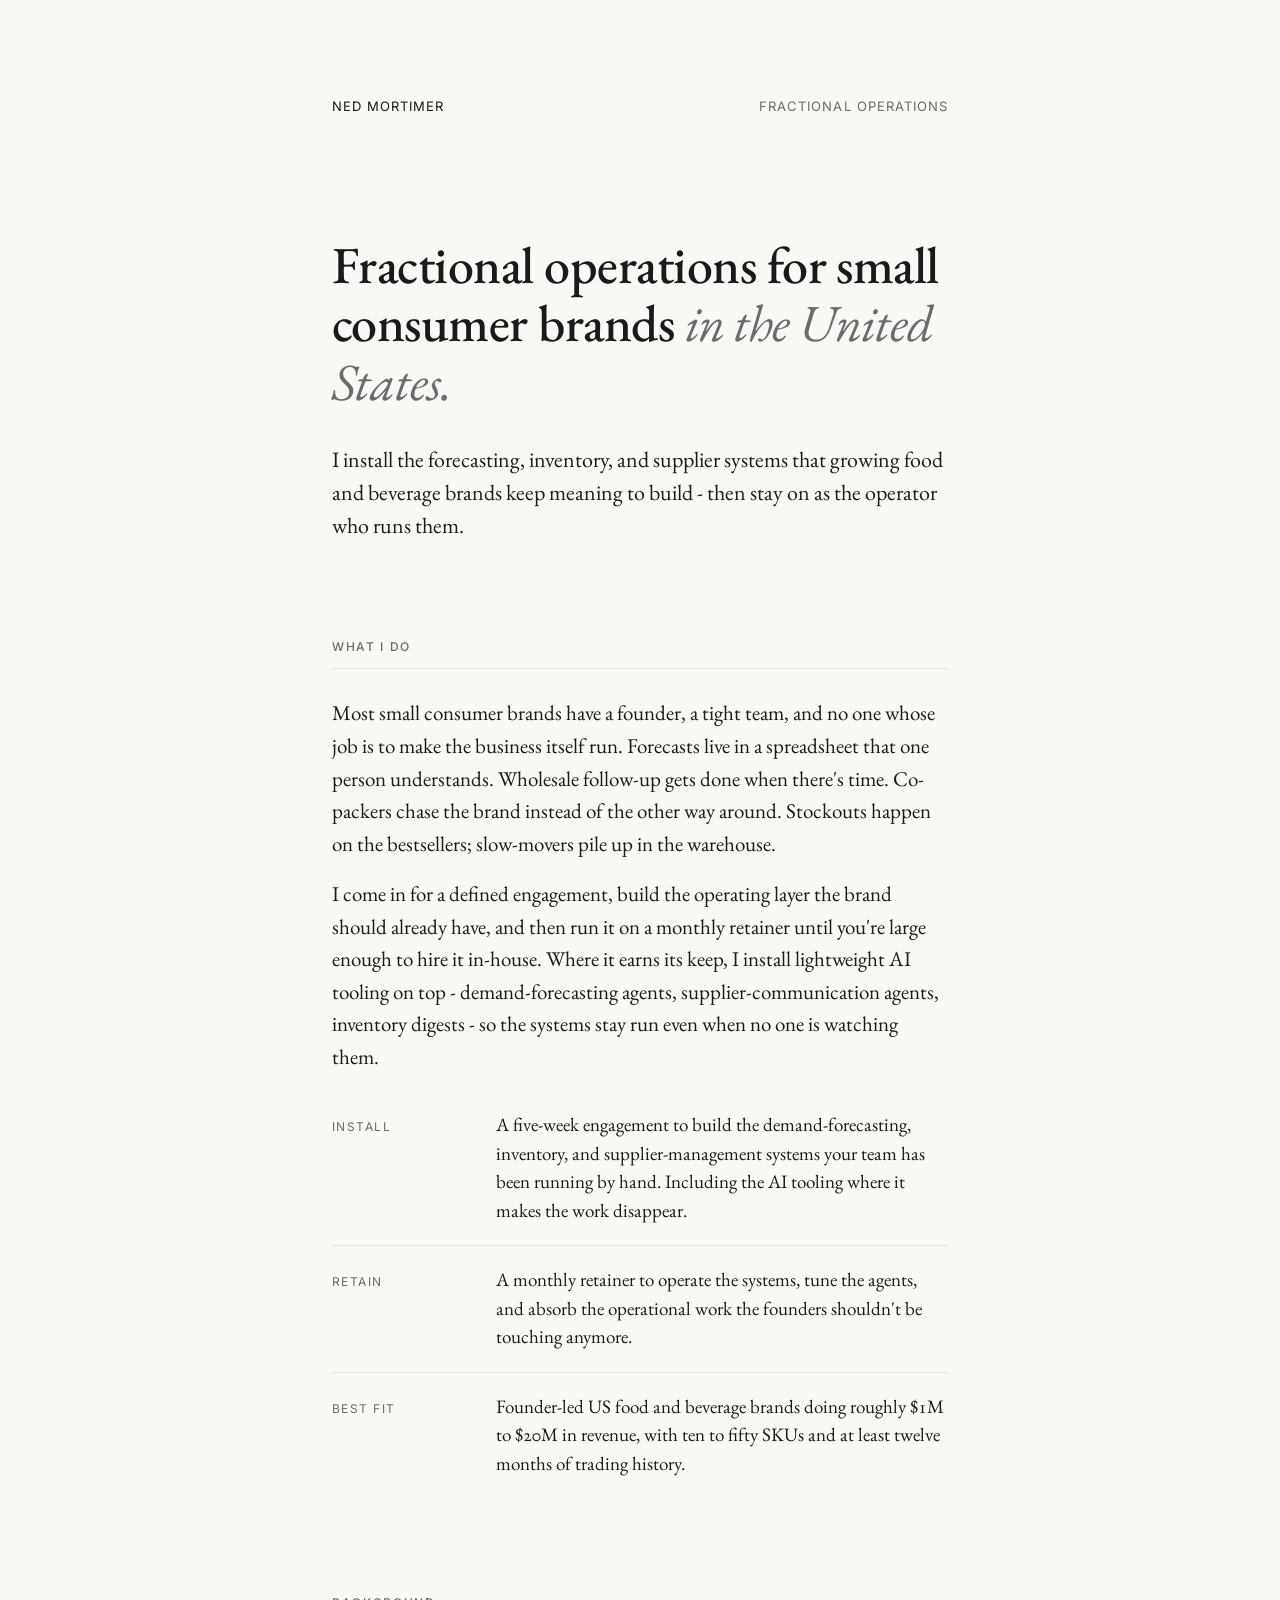
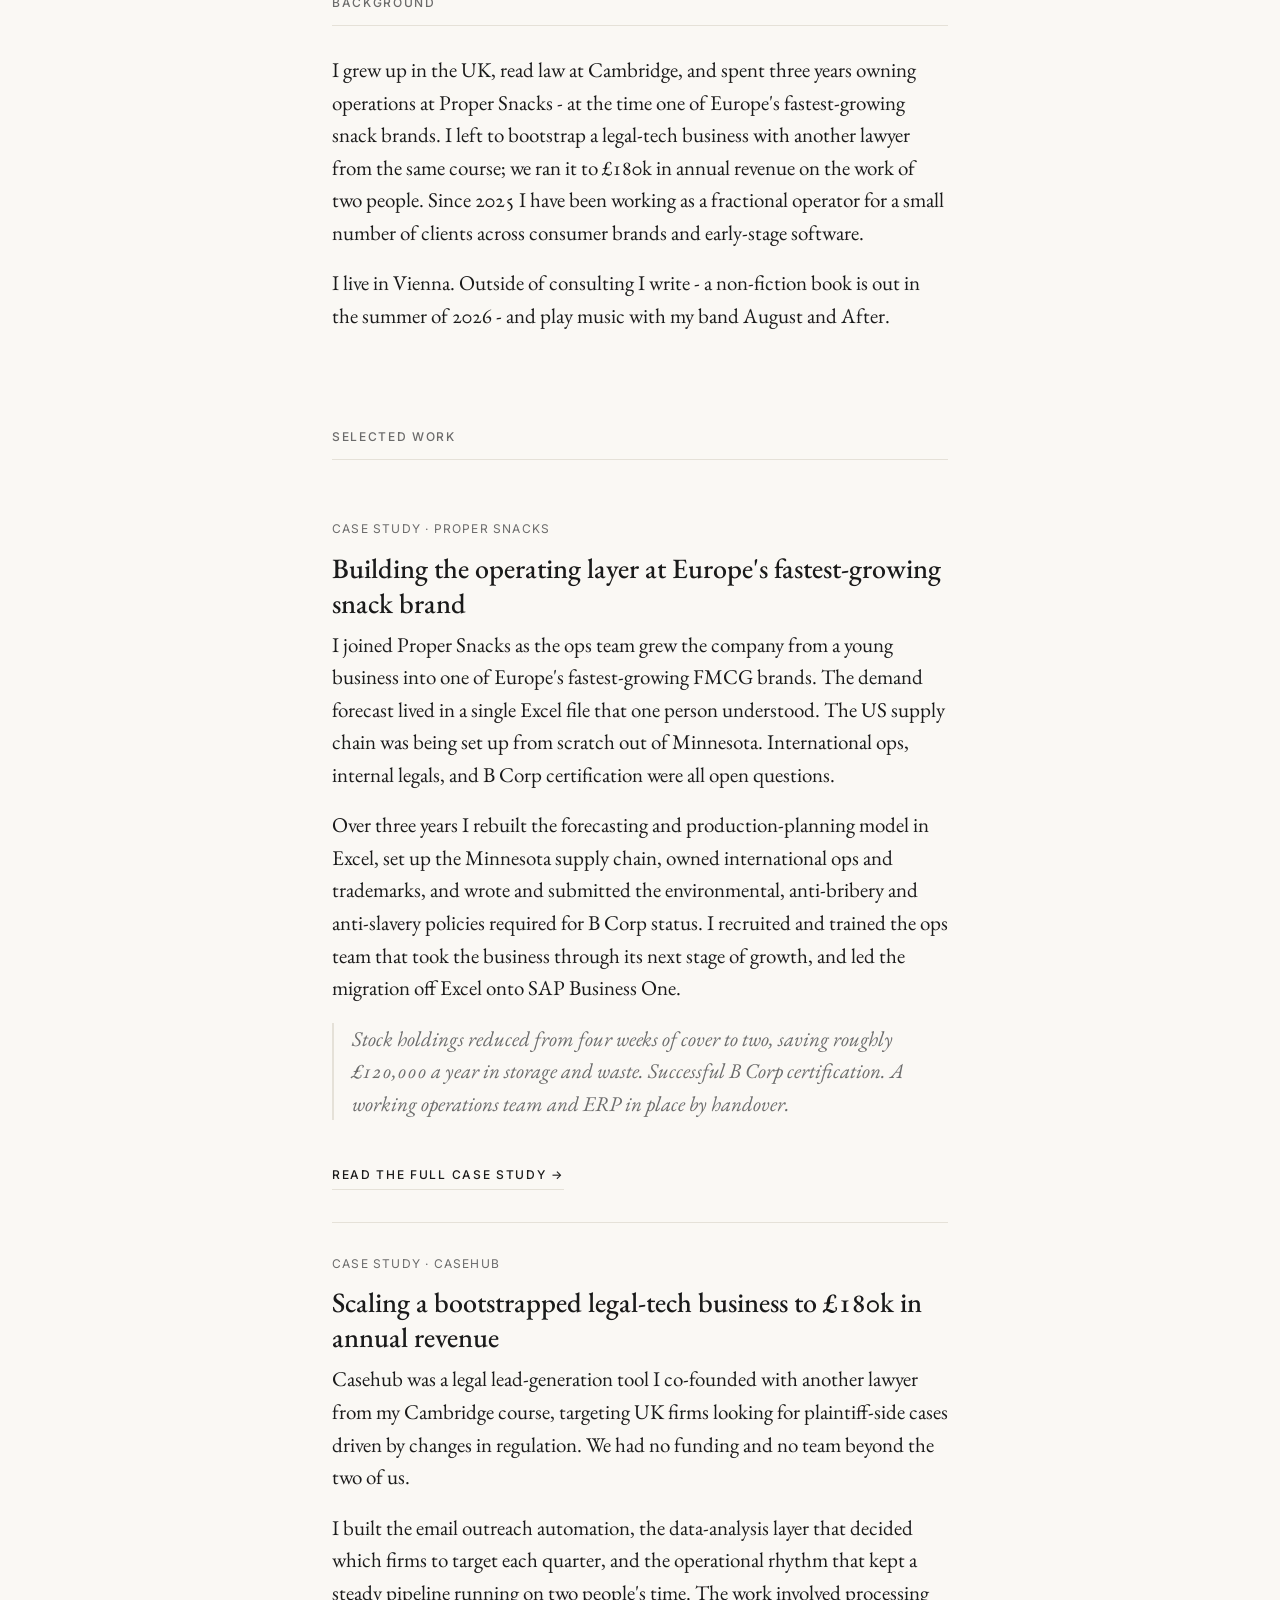
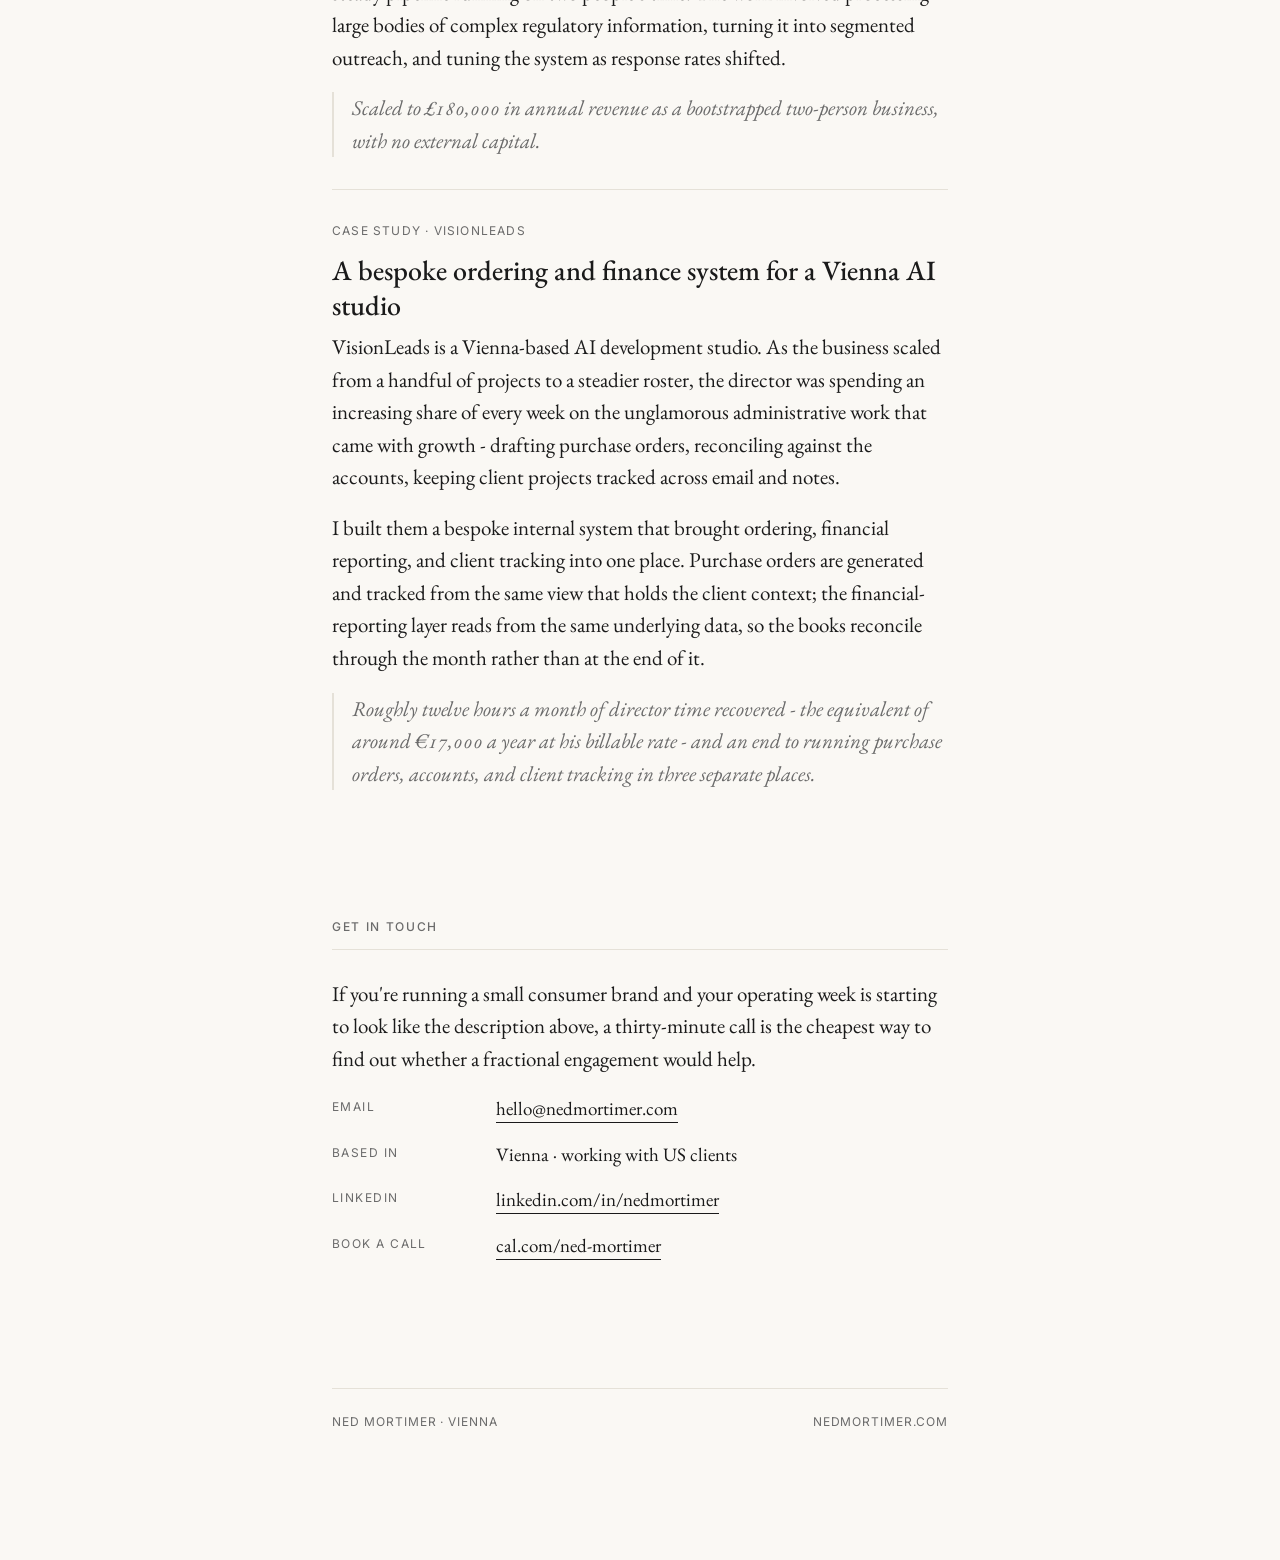
<file: index.html>
<!doctype html>
<html lang="en">
<head>
<meta charset="utf-8">
<meta name="viewport" content="width=device-width, initial-scale=1">
<title>Ned Mortimer - Fractional Ops for Small Consumer Brands</title>
<meta name="description" content="Fractional operations for emerging US food and beverage brands. Forecasting, inventory, and supplier systems - installed in five weeks and run on retainer. Previously ran ops at Proper Snacks.">
<link rel="preconnect" href="https://fonts.googleapis.com">
<link rel="preconnect" href="https://fonts.gstatic.com" crossorigin>
<link href="https://fonts.googleapis.com/css2?family=EB+Garamond:ital,wght@0,400;0,500;1,400&family=Inter:wght@400;500&display=swap" rel="stylesheet">
<link rel="stylesheet" href="styles.css">
</head>
<body>
<div class="wrap">

  <header class="masthead">
    <span class="name">Ned Mortimer</span>
    <span>Fractional Operations</span>
  </header>

  <h1>Fractional operations for small consumer brands <em>in the United States.</em></h1>

  <p class="lede">I install the forecasting, inventory, and supplier systems that growing food and beverage brands keep meaning to build - then stay on as the operator who runs them.</p>

  <section>
    <h2>What I do</h2>
    <p>Most small consumer brands have a founder, a tight team, and no one whose job is to make the business itself run. Forecasts live in a spreadsheet that one person understands. Wholesale follow-up gets done when there's time. Co-packers chase the brand instead of the other way around. Stockouts happen on the bestsellers; slow-movers pile up in the warehouse.</p>
    <p>I come in for a defined engagement, build the operating layer the brand should already have, and then run it on a monthly retainer until you're large enough to hire it in-house. Where it earns its keep, I install lightweight AI tooling on top - demand-forecasting agents, supplier-communication agents, inventory digests - so the systems stay run even when no one is watching them.</p>

    <ul class="offer">
      <li>
        <span class="label">Install</span>
        <span class="body">A five-week engagement to build the demand-forecasting, inventory, and supplier-management systems your team has been running by hand. Including the AI tooling where it makes the work disappear.</span>
      </li>
      <li>
        <span class="label">Retain</span>
        <span class="body">A monthly retainer to operate the systems, tune the agents, and absorb the operational work the founders shouldn't be touching anymore.</span>
      </li>
      <li>
        <span class="label">Best fit</span>
        <span class="body">Founder-led US food and beverage brands doing roughly $1M to $20M in revenue, with ten to fifty SKUs and at least twelve months of trading history.</span>
      </li>
    </ul>
  </section>

  <section>
    <h2>Background</h2>
    <p>I grew up in the UK, read law at Cambridge, and spent three years owning operations at Proper Snacks - at the time one of Europe's fastest-growing snack brands. I left to bootstrap a legal-tech business with another lawyer from the same course; we ran it to £180k in annual revenue on the work of two people. Since 2025 I have been working as a fractional operator for a small number of clients across consumer brands and early-stage software.</p>
    <p>I live in Vienna. Outside of consulting I write - a non-fiction book is out in the summer of 2026 - and play music with my band August and After.</p>
  </section>

  <section>
    <h2>Selected work</h2>

    <div class="case">
      <div class="meta">Case study &middot; Proper Snacks</div>
      <h3>Building the operating layer at Europe's fastest-growing snack brand</h3>
      <p>I joined Proper Snacks as the ops team grew the company from a young business into one of Europe's fastest-growing FMCG brands. The demand forecast lived in a single Excel file that one person understood. The US supply chain was being set up from scratch out of Minnesota. International ops, internal legals, and B Corp certification were all open questions.</p>
      <p>Over three years I rebuilt the forecasting and production-planning model in Excel, set up the Minnesota supply chain, owned international ops and trademarks, and wrote and submitted the environmental, anti-bribery and anti-slavery policies required for B Corp status. I recruited and trained the ops team that took the business through its next stage of growth, and led the migration off Excel onto SAP Business One.</p>
      <p class="result">Stock holdings reduced from four weeks of cover to two, saving roughly £120,000 a year in storage and waste. Successful B Corp certification. A working operations team and ERP in place by handover.</p>
      <a href="proper-snacks.html" class="more">Read the full case study &rarr;</a>
    </div>

    <div class="case">
      <div class="meta">Case study &middot; Casehub</div>
      <h3>Scaling a bootstrapped legal-tech business to £180k in annual revenue</h3>
      <p>Casehub was a legal lead-generation tool I co-founded with another lawyer from my Cambridge course, targeting UK firms looking for plaintiff-side cases driven by changes in regulation. We had no funding and no team beyond the two of us.</p>
      <p>I built the email outreach automation, the data-analysis layer that decided which firms to target each quarter, and the operational rhythm that kept a steady pipeline running on two people's time. The work involved processing large bodies of complex regulatory information, turning it into segmented outreach, and tuning the system as response rates shifted.</p>
      <p class="result">Scaled to £180,000 in annual revenue as a bootstrapped two-person business, with no external capital.</p>
    </div>

    <div class="case">
      <div class="meta">Case study &middot; VisionLeads</div>
      <h3>A bespoke ordering and finance system for a Vienna AI studio</h3>
      <p>VisionLeads is a Vienna-based AI development studio. As the business scaled from a handful of projects to a steadier roster, the director was spending an increasing share of every week on the unglamorous administrative work that came with growth - drafting purchase orders, reconciling against the accounts, keeping client projects tracked across email and notes.</p>
      <p>I built them a bespoke internal system that brought ordering, financial reporting, and client tracking into one place. Purchase orders are generated and tracked from the same view that holds the client context; the financial-reporting layer reads from the same underlying data, so the books reconcile through the month rather than at the end of it.</p>
      <p class="result">Roughly twelve hours a month of director time recovered - the equivalent of around €17,000 a year at his billable rate - and an end to running purchase orders, accounts, and client tracking in three separate places.</p>
    </div>
  </section>

  <section class="contact">
    <h2>Get in touch</h2>
    <p>If you're running a small consumer brand and your operating week is starting to look like the description above, a thirty-minute call is the cheapest way to find out whether a fractional engagement would help.</p>
    <dl class="contact-grid">
      <dt>Email</dt>
      <dd><a href="mailto:hello@nedmortimer.com">hello@nedmortimer.com</a></dd>
      <dt>Based in</dt>
      <dd>Vienna &middot; working with US clients</dd>
      <dt>LinkedIn</dt>
      <dd><a href="https://www.linkedin.com/in/nedmortimer/">linkedin.com/in/nedmortimer</a></dd>
      <dt>Book a call</dt>
      <dd><a href="https://cal.com/ned-mortimer">cal.com/ned-mortimer</a></dd>
    </dl>
  </section>

  <footer>
    <span>Ned Mortimer &middot; Vienna</span>
    <span>nedmortimer.com</span>
  </footer>

</div>
</body>
</html>
</file>
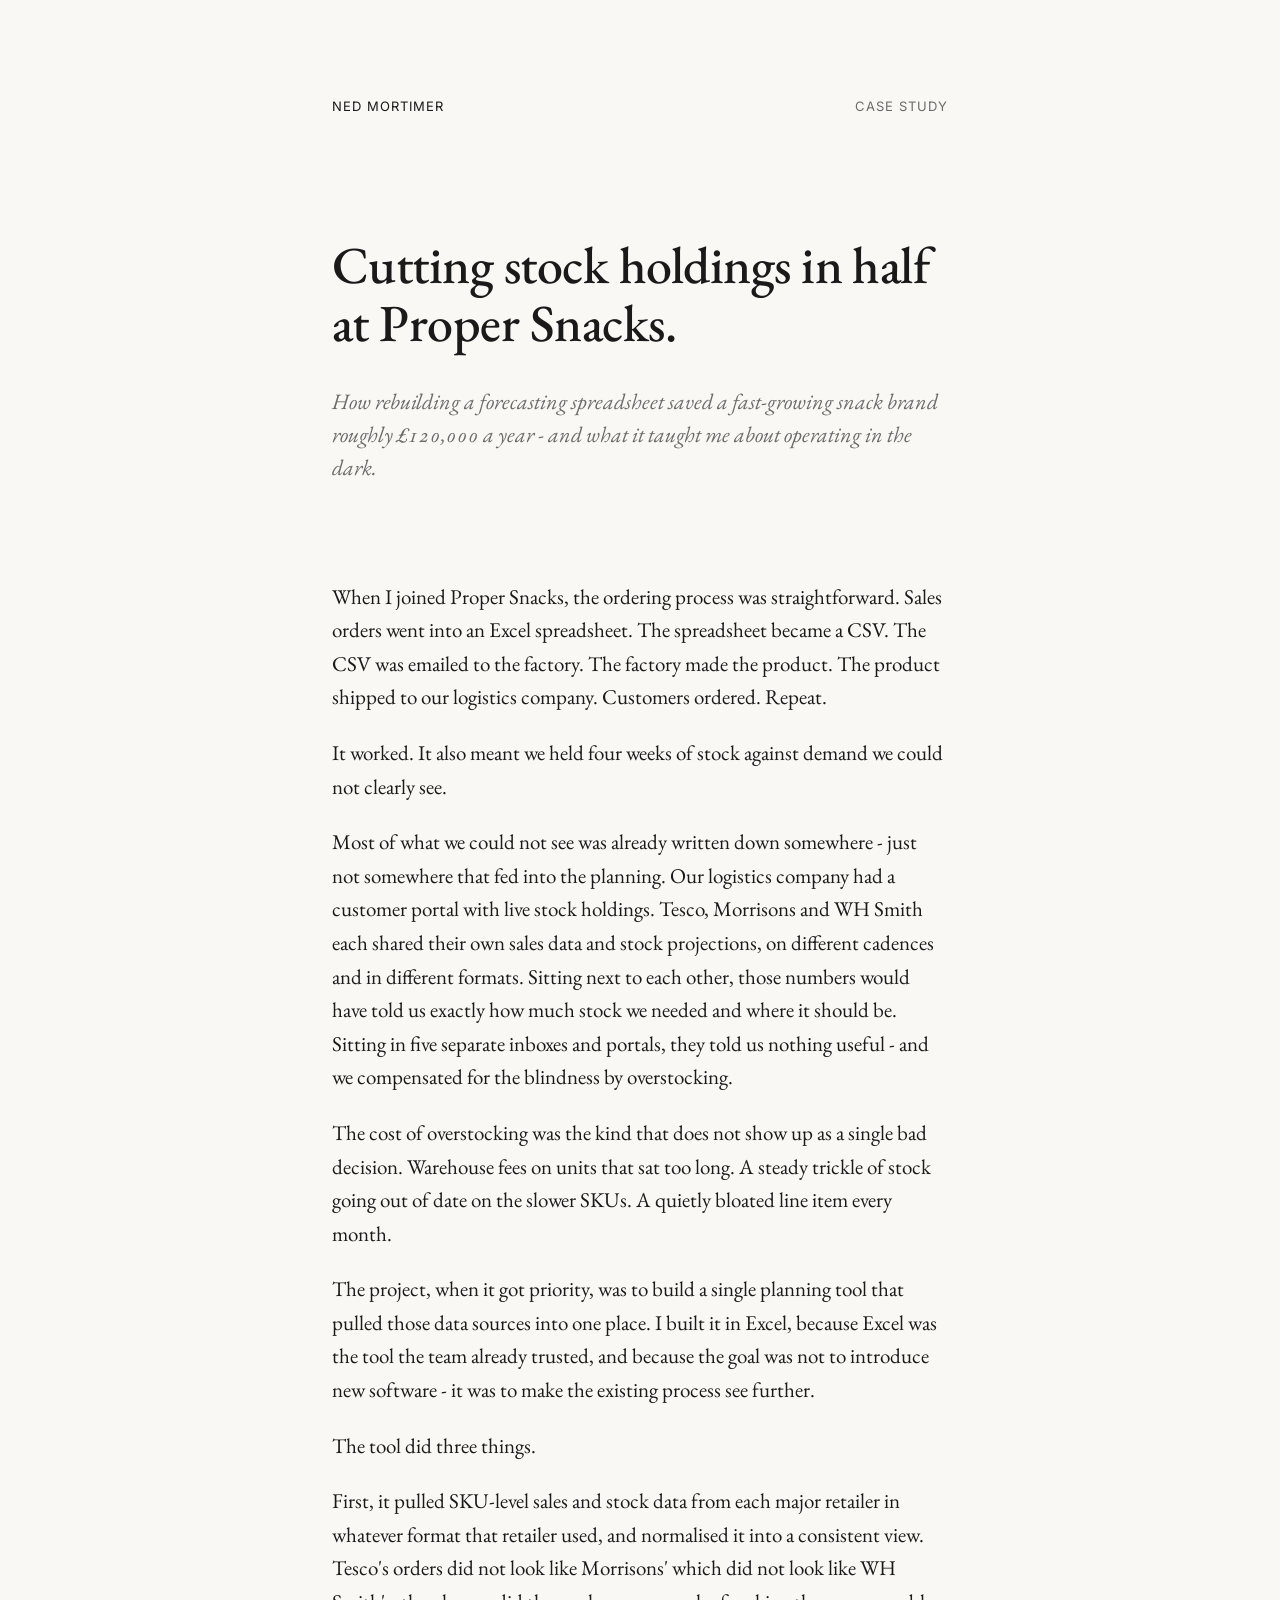
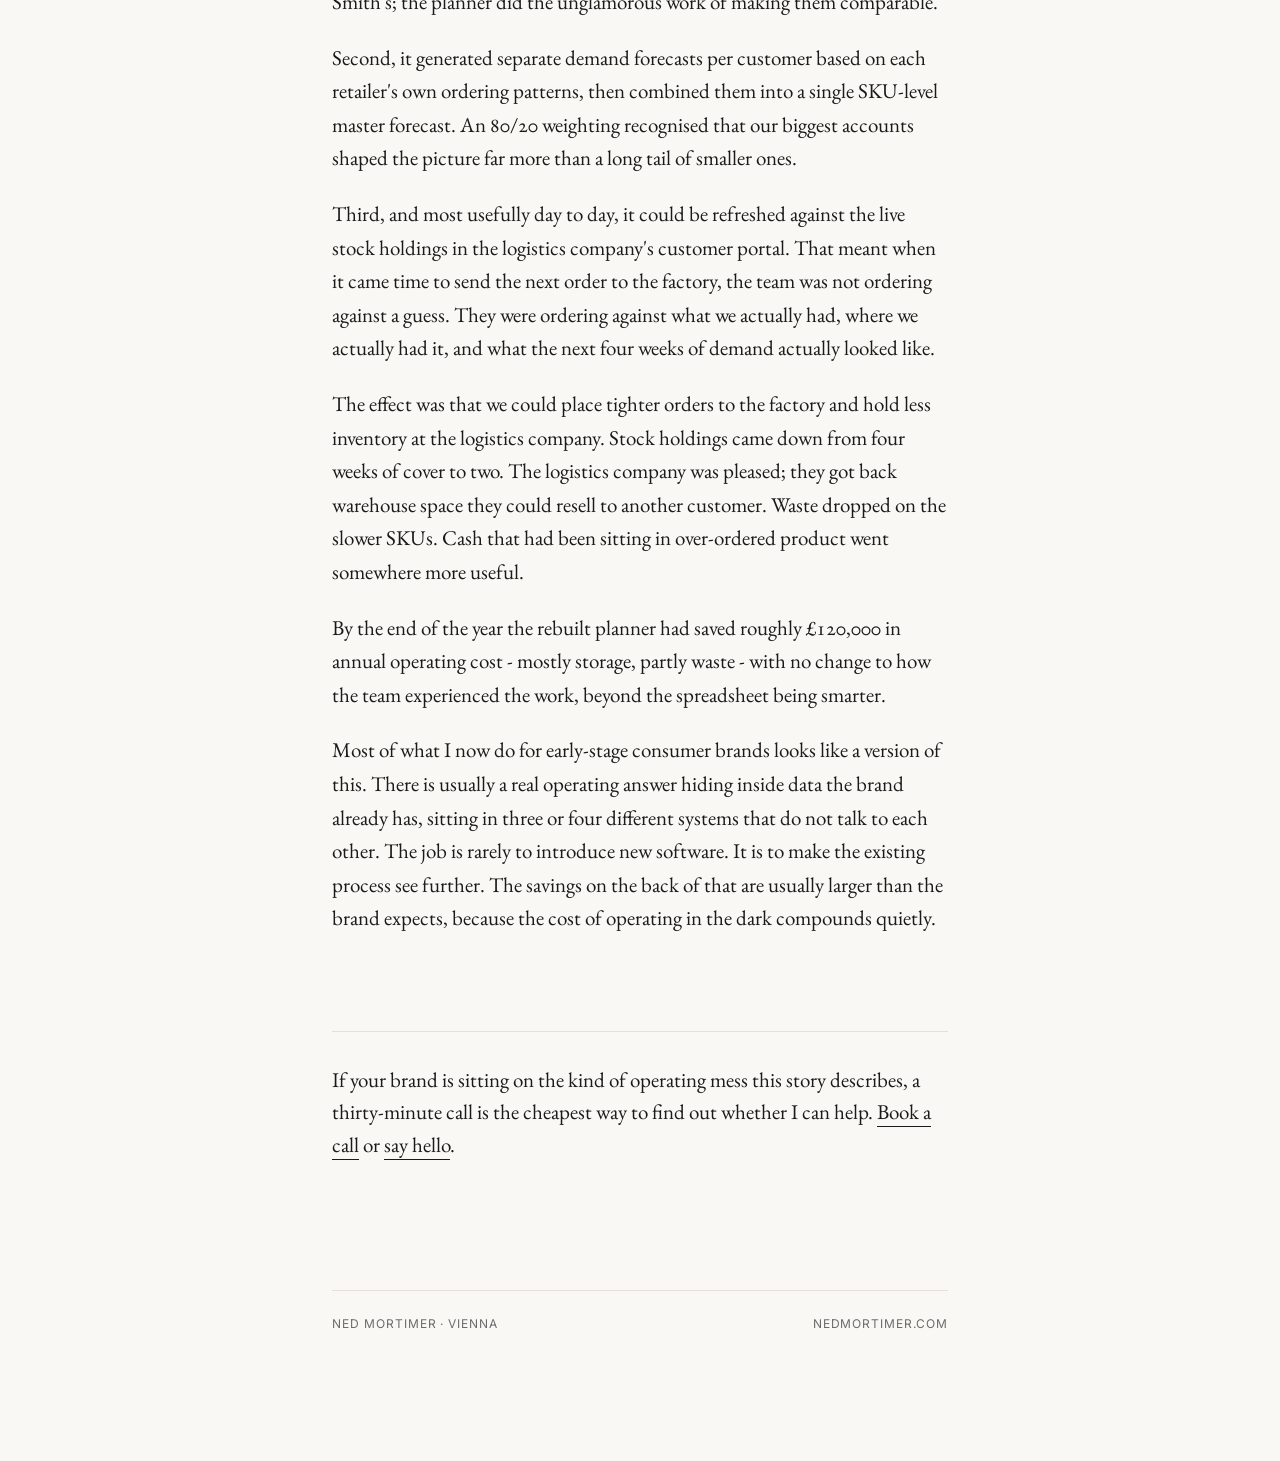
<file: proper-snacks.html>
<!doctype html>
<html lang="en">
<head>
<meta charset="utf-8">
<meta name="viewport" content="width=device-width, initial-scale=1">
<title>Cutting stock holdings in half at Proper Snacks - Ned Mortimer</title>
<meta name="description" content="How rebuilding a forecasting spreadsheet at Proper Snacks reduced stock holdings from four weeks to two and saved roughly £120,000 a year in operating costs.">
<link rel="preconnect" href="https://fonts.googleapis.com">
<link rel="preconnect" href="https://fonts.gstatic.com" crossorigin>
<link href="https://fonts.googleapis.com/css2?family=EB+Garamond:ital,wght@0,400;0,500;1,400&family=Inter:wght@400;500&display=swap" rel="stylesheet">
<link rel="stylesheet" href="styles.css">
</head>
<body>
<div class="wrap">

  <header class="masthead">
    <a class="name" href="/">Ned Mortimer</a>
    <span>Case Study</span>
  </header>

  <h1>Cutting stock holdings in half at Proper Snacks.</h1>

  <p class="dek">How rebuilding a forecasting spreadsheet saved a fast-growing snack brand roughly £120,000 a year - and what it taught me about operating in the dark.</p>

  <section class="article">

    <p>When I joined Proper Snacks, the ordering process was straightforward. Sales orders went into an Excel spreadsheet. The spreadsheet became a CSV. The CSV was emailed to the factory. The factory made the product. The product shipped to our logistics company. Customers ordered. Repeat.</p>

    <p>It worked. It also meant we held four weeks of stock against demand we could not clearly see.</p>

    <p>Most of what we could not see was already written down somewhere - just not somewhere that fed into the planning. Our logistics company had a customer portal with live stock holdings. Tesco, Morrisons and WH Smith each shared their own sales data and stock projections, on different cadences and in different formats. Sitting next to each other, those numbers would have told us exactly how much stock we needed and where it should be. Sitting in five separate inboxes and portals, they told us nothing useful - and we compensated for the blindness by overstocking.</p>

    <p>The cost of overstocking was the kind that does not show up as a single bad decision. Warehouse fees on units that sat too long. A steady trickle of stock going out of date on the slower SKUs. A quietly bloated line item every month.</p>

    <p>The project, when it got priority, was to build a single planning tool that pulled those data sources into one place. I built it in Excel, because Excel was the tool the team already trusted, and because the goal was not to introduce new software - it was to make the existing process see further.</p>

    <p>The tool did three things.</p>

    <p>First, it pulled SKU-level sales and stock data from each major retailer in whatever format that retailer used, and normalised it into a consistent view. Tesco's orders did not look like Morrisons' which did not look like WH Smith's; the planner did the unglamorous work of making them comparable.</p>

    <p>Second, it generated separate demand forecasts per customer based on each retailer's own ordering patterns, then combined them into a single SKU-level master forecast. An 80/20 weighting recognised that our biggest accounts shaped the picture far more than a long tail of smaller ones.</p>

    <p>Third, and most usefully day to day, it could be refreshed against the live stock holdings in the logistics company's customer portal. That meant when it came time to send the next order to the factory, the team was not ordering against a guess. They were ordering against what we actually had, where we actually had it, and what the next four weeks of demand actually looked like.</p>

    <p>The effect was that we could place tighter orders to the factory and hold less inventory at the logistics company. Stock holdings came down from four weeks of cover to two. The logistics company was pleased; they got back warehouse space they could resell to another customer. Waste dropped on the slower SKUs. Cash that had been sitting in over-ordered product went somewhere more useful.</p>

    <p>By the end of the year the rebuilt planner had saved roughly £120,000 in annual operating cost - mostly storage, partly waste - with no change to how the team experienced the work, beyond the spreadsheet being smarter.</p>

    <p>Most of what I now do for early-stage consumer brands looks like a version of this. There is usually a real operating answer hiding inside data the brand already has, sitting in three or four different systems that do not talk to each other. The job is rarely to introduce new software. It is to make the existing process see further. The savings on the back of that are usually larger than the brand expects, because the cost of operating in the dark compounds quietly.</p>

  </section>

  <section class="cta">
    <p>If your brand is sitting on the kind of operating mess this story describes, a thirty-minute call is the cheapest way to find out whether I can help. <a href="https://cal.com/ned-mortimer">Book a call</a> or <a href="mailto:hello@nedmortimer.com">say hello</a>.</p>
  </section>

  <footer>
    <span>Ned Mortimer &middot; Vienna</span>
    <span><a href="/" style="color: inherit; text-decoration: none;">nedmortimer.com</a></span>
  </footer>

</div>
</body>
</html>
</file>
<file: styles.css>
:root {
  --ink: #1a1a1a;
  --muted: #6b6b6b;
  --rule: #e5e1d8;
  --paper: #faf8f4;
  --accent: #1a1a1a;
  --serif: "EB Garamond", Georgia, "Times New Roman", serif;
  --sans: "Inter", -apple-system, BlinkMacSystemFont, "Segoe UI", sans-serif;
}

* { box-sizing: border-box; }
html { -webkit-text-size-adjust: 100%; }
body {
  margin: 0;
  background: var(--paper);
  color: var(--ink);
  font-family: var(--serif);
  font-size: 21px;
  line-height: 1.55;
  font-feature-settings: "kern", "liga", "onum";
  -webkit-font-smoothing: antialiased;
}

.wrap {
  max-width: 680px;
  margin: 0 auto;
  padding: 96px 32px 128px;
}

header.masthead {
  display: flex;
  justify-content: space-between;
  align-items: baseline;
  margin-bottom: 120px;
  font-family: var(--sans);
  font-size: 13px;
  letter-spacing: 0.08em;
  text-transform: uppercase;
  color: var(--muted);
}
header.masthead .name { color: var(--ink); }
header.masthead a.name {
  color: var(--ink);
  text-decoration: none;
}
header.masthead a.name:hover { color: var(--muted); }

h1 {
  font-family: var(--serif);
  font-weight: 500;
  font-size: 52px;
  line-height: 1.12;
  letter-spacing: -0.01em;
  margin: 0 0 32px;
}
h1 em { font-style: italic; color: var(--muted); font-weight: 400; }

.lede {
  font-size: 22px;
  line-height: 1.5;
  color: var(--ink);
  margin: 0 0 16px;
}

.dek {
  font-family: var(--serif);
  font-style: italic;
  font-size: 22px;
  line-height: 1.5;
  color: var(--muted);
  margin: 0 0 16px;
}

section { margin-top: 96px; }

h2 {
  font-family: var(--sans);
  font-size: 12px;
  font-weight: 500;
  letter-spacing: 0.14em;
  text-transform: uppercase;
  color: var(--muted);
  margin: 0 0 28px;
  padding-bottom: 12px;
  border-bottom: 1px solid var(--rule);
}

h3 {
  font-family: var(--serif);
  font-weight: 500;
  font-size: 28px;
  line-height: 1.25;
  margin: 0 0 8px;
}

p { margin: 0 0 18px; }
p:last-child { margin-bottom: 0; }

a.inline {
  color: var(--ink);
  text-decoration: none;
  border-bottom: 1px solid var(--rule);
  padding-bottom: 1px;
}
a.inline:hover { border-color: var(--ink); }

ul.offer {
  list-style: none;
  padding: 0;
  margin: 0;
}
ul.offer li {
  padding: 20px 0;
  border-bottom: 1px solid var(--rule);
  display: grid;
  grid-template-columns: 140px 1fr;
  gap: 24px;
  align-items: baseline;
}
ul.offer li:last-child { border-bottom: none; }
ul.offer .label {
  font-family: var(--sans);
  font-size: 12px;
  letter-spacing: 0.12em;
  text-transform: uppercase;
  color: var(--muted);
}
ul.offer .body { font-size: 19px; line-height: 1.5; }

.case {
  padding: 32px 0;
  border-bottom: 1px solid var(--rule);
}
.case:last-child { border-bottom: none; }
.case .meta {
  font-family: var(--sans);
  font-size: 12px;
  letter-spacing: 0.1em;
  text-transform: uppercase;
  color: var(--muted);
  margin-bottom: 12px;
}
.case .result {
  font-style: italic;
  color: var(--muted);
  border-left: 2px solid var(--rule);
  padding-left: 18px;
  margin-top: 18px;
}
.case .more {
  display: inline-block;
  margin-top: 28px;
  font-family: var(--sans);
  font-size: 12px;
  font-weight: 500;
  letter-spacing: 0.14em;
  text-transform: uppercase;
  color: var(--ink);
  text-decoration: none;
  border-bottom: 1px solid var(--rule);
  padding-bottom: 4px;
}
.case .more:hover { border-color: var(--ink); }

.placeholder {
  background: rgba(0,0,0,0.04);
  padding: 2px 6px;
  border-radius: 2px;
  font-family: var(--sans);
  font-size: 14px;
  color: var(--muted);
}

.article p { font-size: 21px; line-height: 1.6; margin: 0 0 22px; }

.contact a {
  color: var(--ink);
  text-decoration: none;
  border-bottom: 1px solid var(--ink);
  padding-bottom: 1px;
}
.contact a:hover { color: var(--muted); border-color: var(--muted); }

.contact-grid {
  display: grid;
  grid-template-columns: 140px 1fr;
  gap: 16px 24px;
  font-size: 19px;
}
.contact-grid dt {
  font-family: var(--sans);
  font-size: 12px;
  letter-spacing: 0.12em;
  text-transform: uppercase;
  color: var(--muted);
  align-self: baseline;
  padding-top: 4px;
}
.contact-grid dd { margin: 0; }

.cta {
  margin-top: 96px;
  padding-top: 32px;
  border-top: 1px solid var(--rule);
}
.cta p { font-size: 21px; }
.cta a {
  color: var(--ink);
  text-decoration: none;
  border-bottom: 1px solid var(--ink);
  padding-bottom: 1px;
}
.cta a:hover { color: var(--muted); border-color: var(--muted); }

footer {
  margin-top: 128px;
  padding-top: 24px;
  border-top: 1px solid var(--rule);
  font-family: var(--sans);
  font-size: 12px;
  letter-spacing: 0.08em;
  text-transform: uppercase;
  color: var(--muted);
  display: flex;
  justify-content: space-between;
}

@media (max-width: 600px) {
  .wrap { padding: 56px 22px 80px; }
  header.masthead { margin-bottom: 72px; flex-direction: column; gap: 6px; }
  h1 { font-size: 38px; }
  .lede, .dek { font-size: 20px; }
  section { margin-top: 72px; }
  ul.offer li { grid-template-columns: 1fr; gap: 6px; }
  .contact-grid { grid-template-columns: 1fr; gap: 4px 0; }
  .contact-grid dt { padding-top: 14px; }
  .contact-grid dt:first-of-type { padding-top: 0; }
  footer { flex-direction: column; gap: 8px; }
  .article p { font-size: 19px; }
}
</file>
